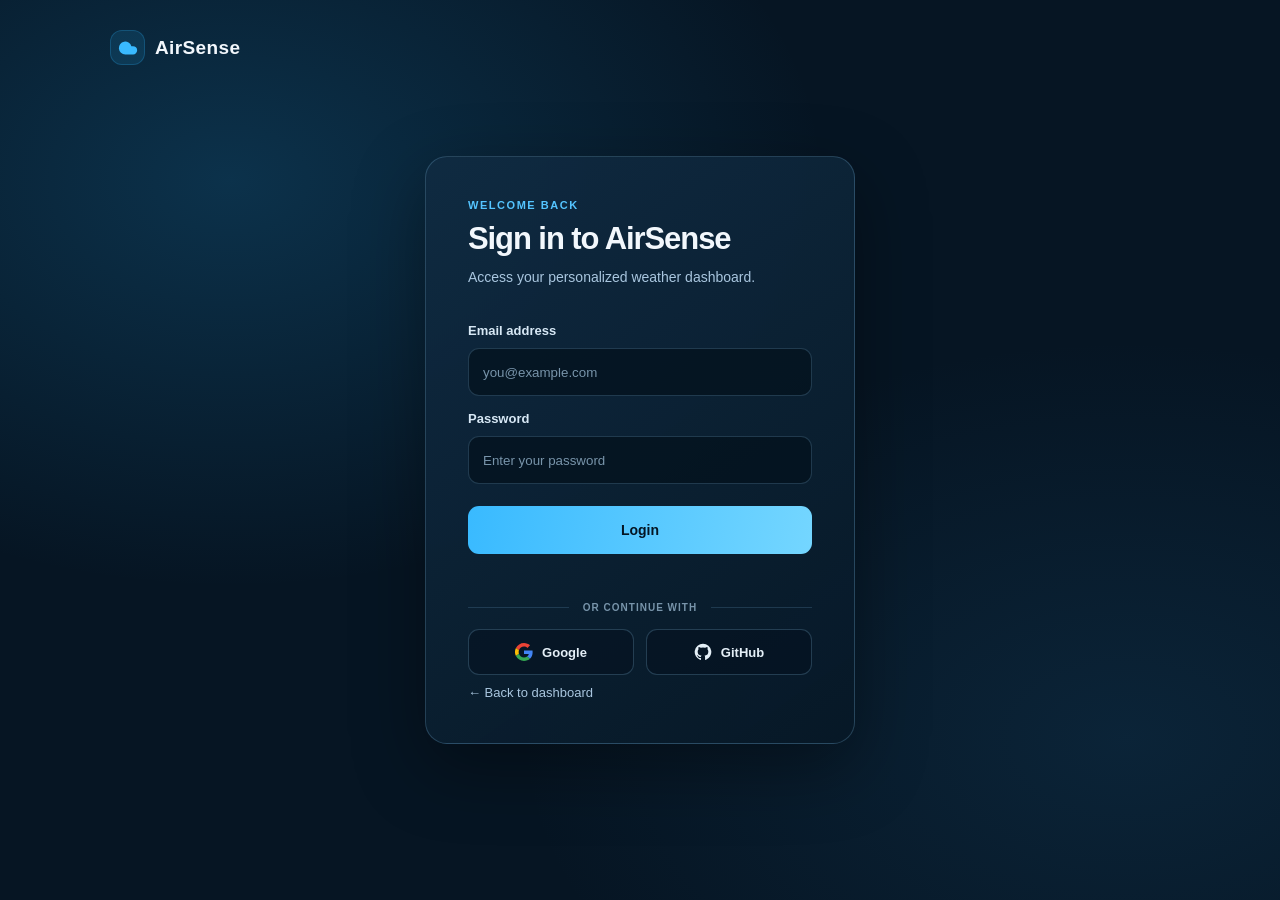
<file: frontend/login.html>
<!DOCTYPE html>
<html lang="en">
<head>
    <meta charset="UTF-8">
    <meta name="viewport" content="width=device-width, initial-scale=1.0">
    <meta name="description" content="Sign in to AirSense.">
    <title>Login - AirSense</title>
    <link rel="stylesheet" href="./css/login.css">
</head>
<body>
    <main class="login-page">
        <a class="login-brand" href="./index.html" aria-label="AirSense home">
            <span class="login-brand__icon" aria-hidden="true">
                <svg viewBox="0 0 24 24">
                    <path d="M17.5 19H9a7 7 0 1 1 6.71-9h1.79a4.5 4.5 0 1 1 0 9Z"/>
                </svg>
            </span>
            <span>AirSense</span>
        </a>

        <section class="login-card" aria-labelledby="login-title">
            <div class="login-card__eyebrow">WELCOME BACK</div>
            <h1 id="login-title">Sign in to AirSense</h1>
            <p class="login-card__intro">Access your personalized weather dashboard.</p>

            <form id="login-form">
                <label for="email">Email address</label>
                <input id="email" name="email" type="email" autocomplete="email"
                    placeholder="you@example.com" required>

                <label for="password">Password</label>
                <input id="password" name="password" type="password"
                    autocomplete="current-password" placeholder="Enter your password" required>

                <button type="submit">Login</button>
                <p class="login-status" id="login-status" role="status" aria-live="polite"></p>
            </form>

            <div class="login-divider" aria-hidden="true"><span>OR CONTINUE WITH</span></div>
            <div class="login-providers" aria-label="Other sign-in options">
                <button class="login-provider" type="button" data-provider="Google">
                    <svg viewBox="0 0 48 48" aria-hidden="true">
                        <path fill="#EA4335" d="M24 9.5c3.54 0 6.71 1.22 9.21 3.6l6.85-6.85C35.9 2.38 30.47 0 24 0 14.62 0 6.51 5.38 2.56 13.22l7.98 6.19C12.43 13.72 17.74 9.5 24 9.5Z"/>
                        <path fill="#4285F4" d="M46.98 24.55c0-1.57-.15-3.09-.38-4.55H24v9.02h12.94a11.05 11.05 0 0 1-4.8 7.24l7.73 6C44.38 38.1 46.98 31.9 46.98 24.55Z"/>
                        <path fill="#FBBC05" d="M10.53 28.59a14.4 14.4 0 0 1 0-9.18l-7.98-6.19a23.9 23.9 0 0 0 0 21.56l7.98-6.19Z"/>
                        <path fill="#34A853" d="M24 48c6.48 0 11.93-2.13 15.9-5.8l-7.73-6c-2.15 1.45-4.9 2.3-8.17 2.3-6.26 0-11.57-4.22-13.47-9.91l-7.98 6.19C6.51 42.62 14.62 48 24 48Z"/>
                    </svg>
                    <span>Google</span>
                </button>
                <button class="login-provider" type="button" data-provider="GitHub">
                    <svg viewBox="0 0 24 24" aria-hidden="true">
                        <path fill="currentColor" d="M12 .9a11.1 11.1 0 0 0-3.51 21.63c.56.1.76-.24.76-.54v-2.1c-3.1.67-3.76-1.32-3.76-1.32-.5-1.3-1.24-1.65-1.24-1.65-1.01-.69.08-.68.08-.68 1.12.08 1.71 1.15 1.71 1.15 1 1.71 2.62 1.22 3.26.93.1-.72.39-1.22.71-1.5-2.48-.28-5.09-1.24-5.09-5.52 0-1.22.44-2.22 1.15-3-.12-.28-.5-1.42.11-2.96 0 0 .94-.3 3.05 1.14a10.6 10.6 0 0 1 5.55 0c2.11-1.44 3.05-1.14 3.05-1.14.61 1.54.23 2.68.11 2.96.72.78 1.15 1.78 1.15 3 0 4.29-2.61 5.23-5.1 5.51.4.35.76 1.03.76 2.08v3.1c0 .3.2.65.77.54A11.1 11.1 0 0 0 12 .9Z"/>
                    </svg>
                    <span>GitHub</span>
                </button>
            </div>

            <a class="back-link" href="./index.html">← Back to dashboard</a>
        </section>
    </main>
    <script>
        document.getElementById('login-form').addEventListener('submit', (event) => {
            event.preventDefault();
            document.getElementById('login-status').textContent =
                'Sign-in is not available yet because authentication has not been configured.';
        });
        document.querySelectorAll('.login-provider').forEach((button) => {
            button.addEventListener('click', () => {
                document.getElementById('login-status').textContent =
                    `${button.dataset.provider} sign-in is not configured yet.`;
            });
        });
    </script>
</body>
</html>
</file>
<file: frontend/css/login.css>
:root {
    color-scheme: dark;
    font-family: Arial, Helvetica, sans-serif;
    color: #f2f7fc;
    background: #061523;
}

* {
    box-sizing: border-box;
}

body {
    min-width: 320px;
    min-height: 100vh;
    margin: 0;
    background:
        radial-gradient(ellipse at 18% 20%, rgba(28, 132, 190, 0.26), transparent 40%),
        radial-gradient(ellipse at 88% 82%, rgba(30, 95, 139, 0.2), transparent 38%),
        #061523;
}

a {
    color: inherit;
    text-decoration: none;
}

.login-page {
    min-height: 100vh;
    display: grid;
    place-items: center;
    padding: 32px 20px;
}

.login-brand {
    position: absolute;
    top: 30px;
    left: max(24px, calc((100vw - 1060px) / 2));
    display: inline-flex;
    align-items: center;
    gap: 10px;
    font-size: 19px;
    font-weight: 700;
    letter-spacing: 0.02em;
}

.login-brand__icon {
    width: 35px;
    height: 35px;
    display: grid;
    place-items: center;
    color: #39baff;
    background: rgba(41, 182, 255, 0.12);
    border: 1px solid rgba(41, 182, 255, 0.22);
    border-radius: 12px;
}

.login-brand__icon svg {
    width: 22px;
    fill: currentColor;
}

.login-card {
    width: min(100%, 430px);
    padding: 42px;
    background: linear-gradient(145deg, rgba(16, 43, 66, 0.94), rgba(7, 24, 39, 0.96));
    border: 1px solid rgba(130, 190, 230, 0.24);
    border-radius: 22px;
    box-shadow: 0 24px 70px rgba(0, 0, 0, 0.36);
}

.login-card__eyebrow {
    margin-bottom: 10px;
    color: #54c4ff;
    font-size: 11px;
    font-weight: 700;
    letter-spacing: 0.14em;
}

.login-card h1 {
    margin: 0;
    font-size: clamp(25px, 5vw, 31px);
    letter-spacing: -0.035em;
}

.login-card__intro {
    margin: 10px 0 30px;
    color: #a9c6df;
    font-size: 14px;
    line-height: 1.55;
}

#login-form {
    display: grid;
    gap: 10px;
}

#login-form label {
    margin-top: 5px;
    color: #d7e8f5;
    font-size: 13px;
    font-weight: 600;
}

#login-form input {
    width: 100%;
    height: 48px;
    padding: 0 14px;
    color: #f2f7fc;
    background: rgba(4, 17, 29, 0.72);
    border: 1px solid rgba(130, 190, 230, 0.22);
    border-radius: 11px;
    outline: none;
}

#login-form input::placeholder {
    color: #7894aa;
}

#login-form input:focus {
    border-color: #29b6ff;
    box-shadow: 0 0 0 3px rgba(41, 182, 255, 0.14);
}

#login-form button {
    height: 48px;
    margin-top: 12px;
    color: #041523;
    font-size: 14px;
    font-weight: 700;
    background: linear-gradient(100deg, #39baff, #74d6ff);
    border: 0;
    border-radius: 11px;
    cursor: pointer;
    transition: filter 0.2s ease, transform 0.2s ease;
}

#login-form button:hover {
    filter: brightness(1.08);
    transform: translateY(-1px);
}

#login-form button:focus-visible,
.login-provider:focus-visible,
.login-brand:focus-visible,
.back-link:focus-visible {
    outline: 2px solid #74d6ff;
    outline-offset: 3px;
}

.login-status {
    min-height: 18px;
    margin: 0;
    color: #ffd28a;
    font-size: 12px;
    line-height: 1.5;
}

.login-divider {
    display: flex;
    align-items: center;
    gap: 14px;
    margin: 20px 0 16px;
    color: #7894aa;
    font-size: 10px;
    font-weight: 700;
    letter-spacing: 0.1em;
}

.login-divider::before,
.login-divider::after {
    height: 1px;
    flex: 1;
    content: "";
    background: rgba(130, 190, 230, 0.18);
}

.login-providers {
    display: grid;
    grid-template-columns: repeat(2, minmax(0, 1fr));
    gap: 12px;
}

.login-provider {
    min-width: 0;
    height: 46px;
    display: inline-flex;
    align-items: center;
    justify-content: center;
    gap: 9px;
    color: #e4eff7;
    font-size: 13px;
    font-weight: 600;
    background: rgba(4, 17, 29, 0.52);
    border: 1px solid rgba(130, 190, 230, 0.24);
    border-radius: 11px;
    cursor: pointer;
    transition: background 0.2s ease, border-color 0.2s ease;
}

.login-provider:hover {
    background: rgba(18, 48, 72, 0.8);
    border-color: rgba(41, 182, 255, 0.48);
}

.login-provider svg {
    width: 18px;
    height: 18px;
    flex: 0 0 auto;
}

.back-link {
    display: inline-block;
    margin-top: 10px;
    color: #a9c6df;
    font-size: 13px;
}

.back-link:hover {
    color: #ffffff;
}

@media (max-width: 480px) {
    .login-brand {
        top: 20px;
        left: 20px;
    }

    .login-card {
        padding: 32px 24px;
    }
}

@media (prefers-reduced-motion: reduce) {
    *,
    *::before,
    *::after {
        scroll-behavior: auto !important;
        transition: none !important;
    }
}
</file>
